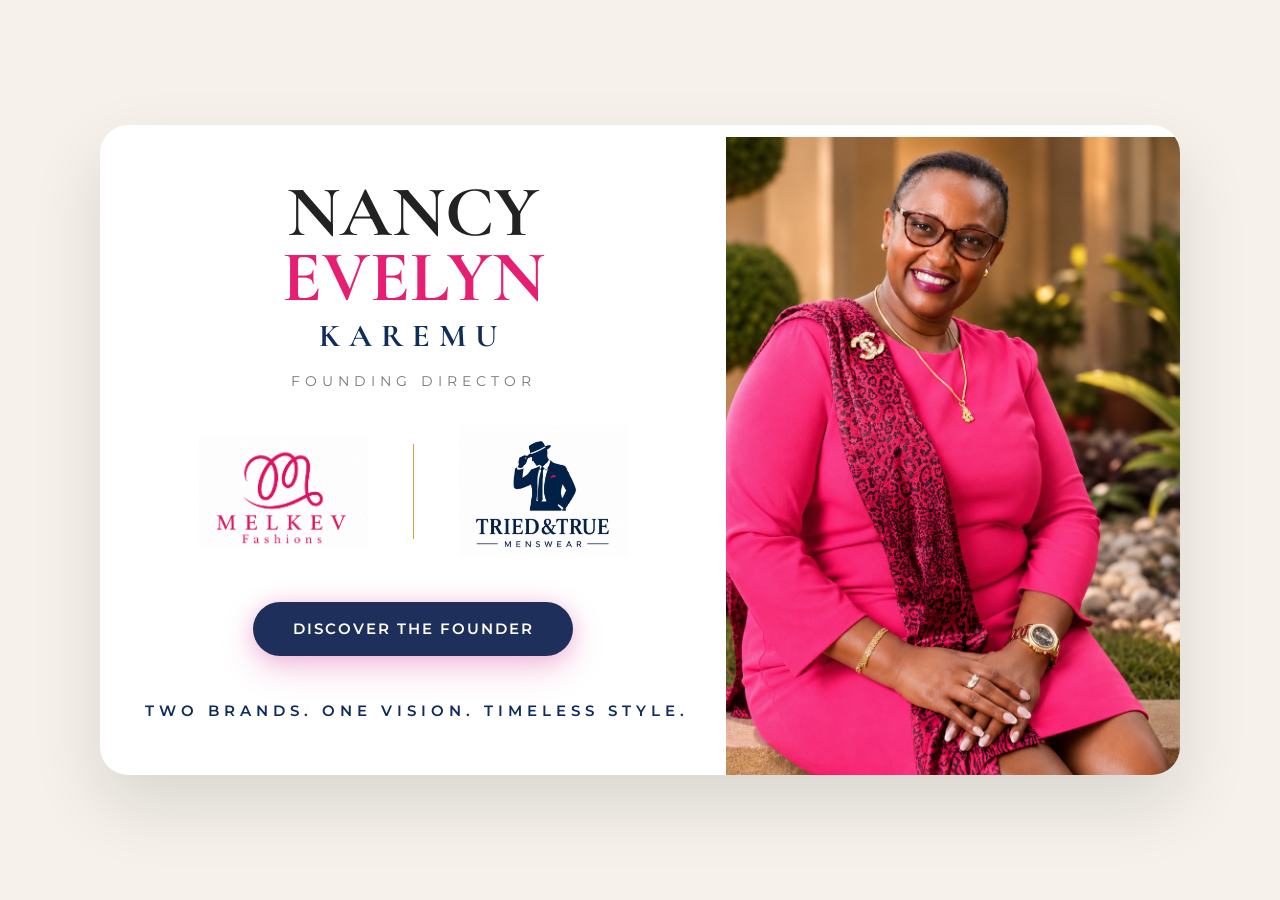
<file: index.html>
<!DOCTYPE html>
<html lang="en">

<head>

    <meta charset="UTF-8">

    <meta name="viewport" content="width=device-width, initial-scale=1.0">

    <title>Nancy Evelyn Karemu | Digital Card</title>

    <link rel="preconnect" href="https://fonts.googleapis.com">

    <link rel="preconnect" href="https://fonts.gstatic.com" crossorigin>

    <link href="https://fonts.googleapis.com/css2?family=Cormorant+Garamond:wght@400;500;600;700&family=Montserrat:wght@300;400;500;600&display=swap" rel="stylesheet">

    <link rel="stylesheet" href="css/variables.css">

    <link rel="stylesheet" href="css/style.css">

    <link rel="stylesheet" href="css/responsive.css">

</head>

<body>

<main class="page">

<section class="card">

<div class="card-left">

    <div class="hero">

    <h1>

        <span class="first-name">NANCY</span>

        <span class="middle-name">EVELYN</span>

        <span class="last-name">KAREMU</span>

    </h1>

    <p class="title">

        FOUNDING DIRECTOR

    </p>

</div>

<div class="brands">

    <div class="brand">
        <img src="assets/images/melkev-logo.png" alt="Melkev Fashions">
    </div>

    <div class="divider"></div>

    <div class="brand">
        <img src="assets/images/triedtrue-logo.png" alt="Tried & True Menswear">
    </div>

</div>

<div class="founder-cta">

    <a href="profile.html" class="founder-button">
        Discover The Founder
    </a>

</div>

<div class="tagline">
    <p>
        TWO BRANDS. ONE VISION. TIMELESS STYLE.
    </p>
</div>

</div>

<div class="card-right">
    <img
    src="assets/images/nancy.png"
    alt="Nancy Evelyn Karemu"
    class="nancy-image">

</div>

</section>

</main>

<script src="js/script.js"></script>

</body>

</html>
</file>
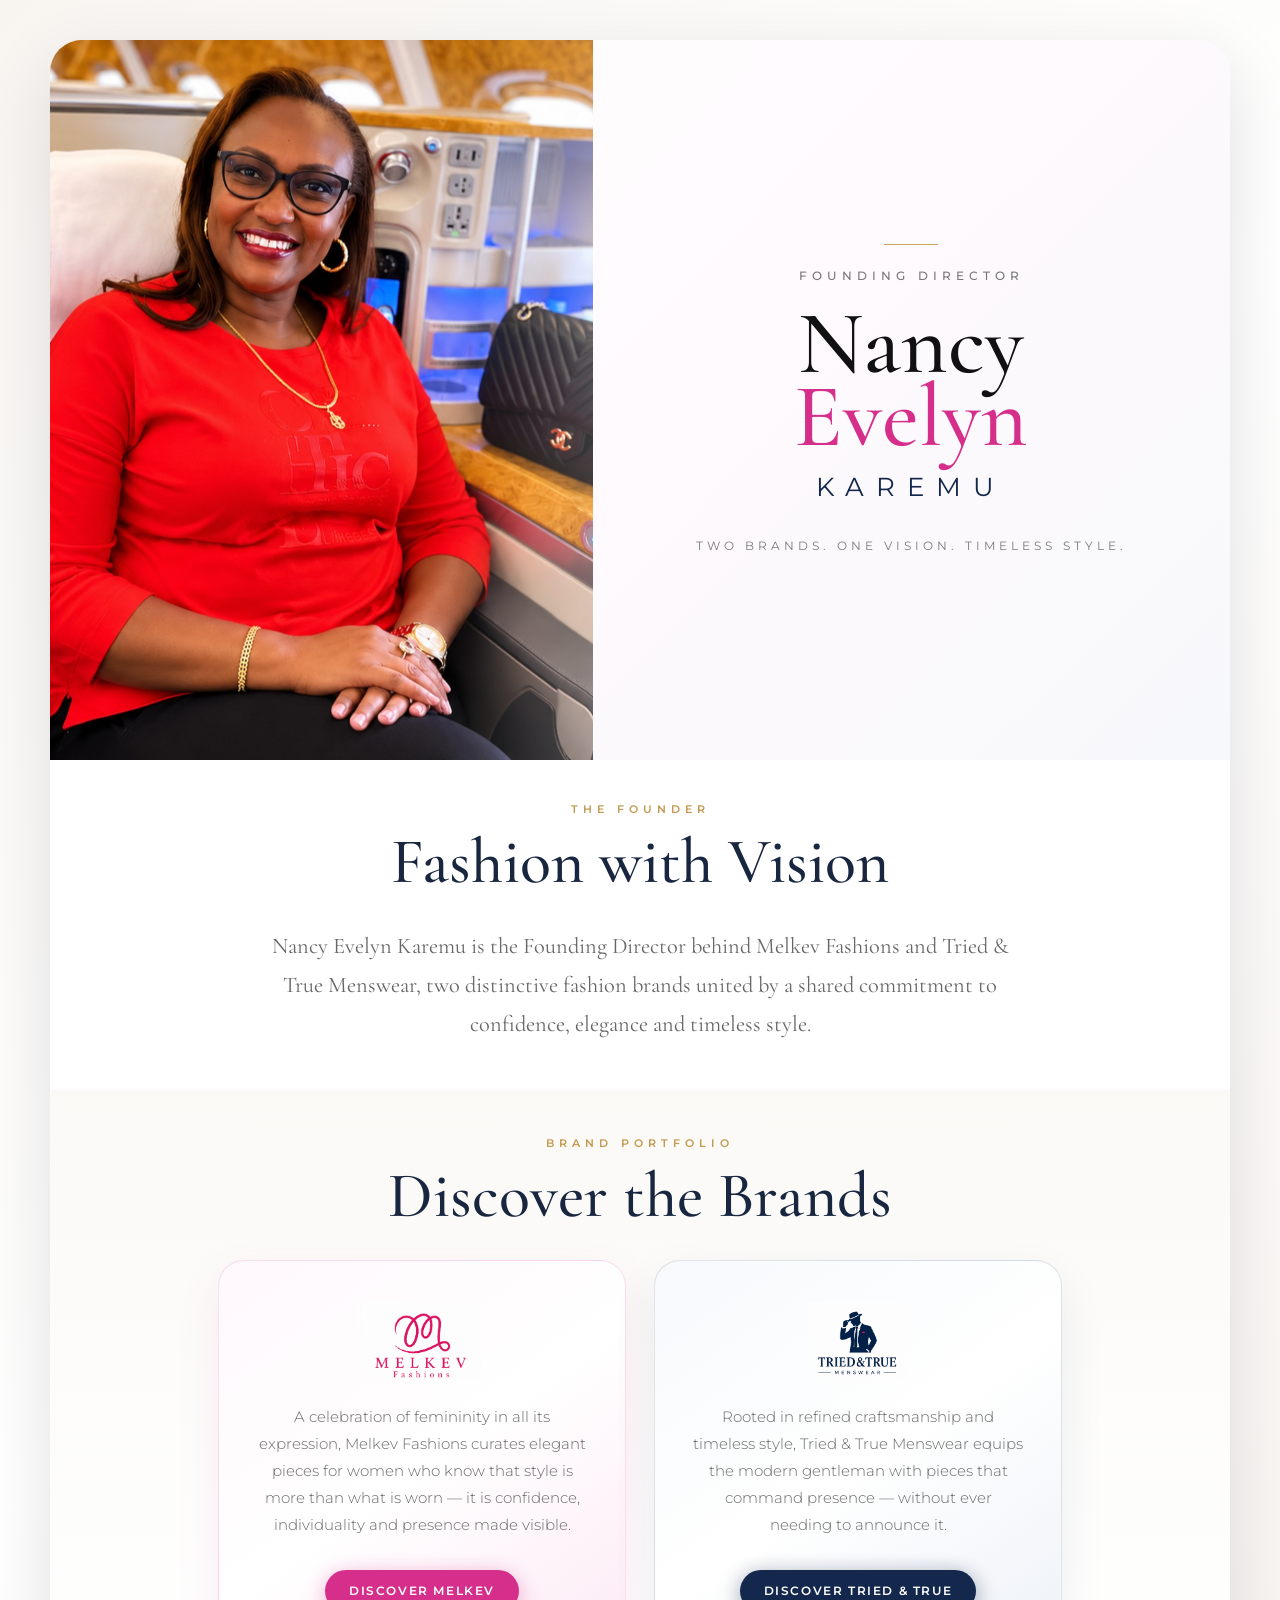
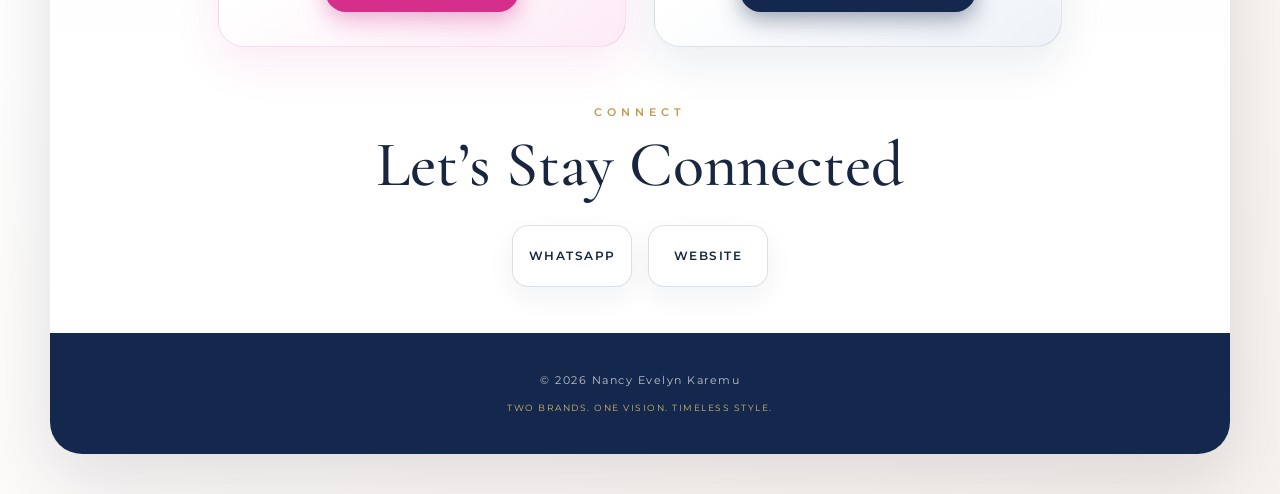
<file: profile.html>
<!DOCTYPE html>
<html lang="en">
<head>

    <!-- =========================================
         BASIC META
    ========================================== -->
    <meta charset="UTF-8">

    <meta
        name="viewport"
        content="width=device-width, initial-scale=1.0"
    >

    <meta
        name="description"
        content="Connect with Nancy Evelyn Karemu, Founding Director of Melkev Fashions and Tried & True Menswear."
    >

    <title>Nancy Evelyn Karemu | Digital Profile</title>


    <!-- =========================================
         STYLESHEETS
    ========================================== -->
    <link rel="stylesheet" href="css/variables.css">
    <link rel="stylesheet" href="css/profile.css">
    <link rel="stylesheet" href="css/profile-responsive.css">

</head>


<body class="profile-page">


    <!-- =========================================
         PROFILE PAGE
    ========================================== -->
    <main class="profile-wrapper">


        <!-- =====================================
             HERO / FOUNDER INTRODUCTION
        ====================================== -->
        <section class="profile-hero">


            <!-- NANCY PORTRAIT -->
            <div class="profile-portrait">

                <img
                    src="assets/images/nancy-profile.png"
                    alt="Nancy Evelyn Karemu"
                    class="profile-image"
                >

            </div>


            <!-- FOUNDER INTRODUCTION -->
            <div class="profile-intro">

                <p class="profile-eyebrow">
                    Founding Director
                </p>


                <h1 class="profile-name">

                    <span class="name-first">
                        Nancy
                    </span>

                    <span class="name-second">
                        Evelyn
                    </span>

                    <span class="name-last">
                        Karemu
                    </span>

                </h1>


                <p class="profile-tagline">
                    Two Brands. One Vision. Timeless Style.
                </p>

            </div>

        </section>



        <!-- =====================================
             FOUNDER SUMMARY
        ====================================== -->
        <section class="profile-about">


            <div class="section-heading">

                <p class="section-kicker">
                    The Founder
                </p>

                <h2>
                    Fashion with Vision
                </h2>

            </div>


            <p class="profile-summary">

                Nancy Evelyn Karemu is the Founding Director
                behind Melkev Fashions and Tried & True Menswear,
                two distinctive fashion brands united by a shared
                commitment to confidence, elegance and timeless style.

            </p>

        </section>



        <!-- =====================================
             BRAND PORTFOLIO
        ====================================== -->
        <section class="profile-brands">


            <div class="section-heading">

                <p class="section-kicker">
                    Brand Portfolio
                </p>

                <h2>
                    Discover the Brands
                </h2>

            </div>



            <div class="brand-grid">


                <!-- =================================
                     MELKEV FASHIONS
                ================================== -->
                <article class="profile-brand-card melkev-card">


                    <div class="profile-brand-logo">

                        <img
                            src="assets/images/melkev-logo.png"
                            alt="Melkev Fashions"
                        >

                    </div>


                    <p>

                        A celebration of femininity in all its expression, Melkev Fashions
    curates elegant pieces for women who know that style is more than
    what is worn — it is confidence, individuality and presence made visible.

                    </p>


                    <a
    href="https://www.instagram.com/melkev_official?igsh=am82eDhqeDhycWli"
    class="brand-link"
    target="_blank"
    rel="noopener noreferrer"
    aria-label="Discover Melkev Fashions on Instagram"
>
    Discover Melkev
</a>

                </article>



                <!-- =================================
                     TRIED & TRUE MENSWEAR
                ================================== -->
                <article class="profile-brand-card triedtrue-card">


                    <div class="profile-brand-logo">

                        <img
                            src="assets/images/triedtrue-logo.png"
                            alt="Tried and True Menswear"
                        >

                    </div>


                    <p>

                        Rooted in refined craftsmanship and timeless style, Tried & True
    Menswear equips the modern gentleman with pieces that command
    presence — without ever needing to announce it.

                    </p>


                   <a
    href="https://www.instagram.com/tried_true_mens_wear?igsh=YjN1NjVhNWlxMzRu"
    class="brand-link"
    target="_blank"
    rel="noopener noreferrer"
    aria-label="Discover Tried and True Menswear"
>
    Discover Tried &amp; True
</a>


                </article>


            </div>

        </section>



        <!-- =====================================
             CONNECT / CONTACT
        ====================================== -->
        <section class="profile-connect">


            <div class="section-heading">

                <p class="section-kicker">
                    Connect
                </p>

                <h2>
                    Let’s Stay Connected
                </h2>

            </div>



            <div class="contact-links">


                <!-- =================================
                     WHATSAPP
                ================================== -->
                <a
                    href="https://wa.me/254722328826"
                    class="contact-link"
                    target="_blank"
                    rel="noopener noreferrer"
                    aria-label="Connect with Nancy Evelyn Karemu on WhatsApp"
                >
                    WhatsApp
                </a>

                <!-- =================================
                     WEBSITE
                ================================== -->
                <a
                    href="https://melkevfashions.com/"
                    class="contact-link"
                    target="_blank"
                    rel="noopener noreferrer"
                    aria-label="Visit Melkev Fashions website"
                >
                    Website
                </a>


            </div>

        </section>



        <!-- =====================================
             FOOTER
        ====================================== -->
        <footer class="profile-footer">


            <p>
                © 2026 Nancy Evelyn Karemu
            </p>


            <p class="footer-signature">
                Two Brands. One Vision. Timeless Style.
            </p>


        </footer>


    </main>


</body>
</html>
</file>
<file: css/variables.css>
:root{

    --white:#ffffff;

    --background:#f6f2eb;

    --pink:#e61f72;

    --navy:#0f2c5c;

    --gold:#d7a23b;

    --black:#222222;

    --shadow:0 30px 70px rgba(0,0,0,.12);

    --radius:28px;

}
</file>
<file: css/style.css>
/*=====================================
            RESET
=====================================*/

*{

    margin:0;

    padding:0;

    box-sizing:border-box;

}

img{

    display:block;

    max-width:100%;

}

/*=====================================
             PAGE
=====================================*/

body{

    background:var(--background);

    font-family:'Montserrat',sans-serif;

}

.page{

    height:100vh;

    display:flex;

    justify-content:center;

    align-items:center;

    padding:18px;

    overflow:hidden;

}

/*=====================================
             CARD
=====================================*/

.card{

    width:100%;

    max-width:1080px;

    height:650px;

    background:var(--white);

    border-radius:var(--radius);

    overflow:hidden;

    box-shadow:var(--shadow);

}

/*=====================================
          CARD LAYOUT
=====================================*/

.card{

    display:grid;

    grid-template-columns:58% 42%;

}

.card-left{

    padding:45px;

    display:flex;

    flex-direction:column;

}

.card-right{

    display:flex;

    justify-content:center;

    align-items:flex-end;

    padding-top:12px;

    overflow:hidden;

    background:var(--white);

}

/*=====================================
              HERO
=====================================*/

.hero{

    text-align:center;

    margin-top:10px;

}

.hero h1{

    font-family:'Cormorant Garamond',serif;

    line-height:.9;

}

.first-name{

    display:block;

    font-size:72px;

    color:var(--black);

}

.middle-name{

    display:block;

    font-size:72px;

    color:var(--pink);

}

.last-name{

    display:block;

    margin-top:12px;

    font-size:32px;

    letter-spacing:9px;

    color:var(--navy);

}

.title{

    margin-top:22px;

    font-size:14px;

    letter-spacing:5px;

    color:#777;

}

/*=====================================
        NANCY PORTRAIT
=====================================*/

.nancy-image{

    width:100%;
    height:100%;
    object-fit:cover;

    object-position:40% 30%;

}

/*=====================================
            BRANDS
=====================================*/

.brands{

    margin-top:35px;

    display:flex;

    justify-content:center;

    align-items:center;

    gap:45px;

}

.brand{

    width:170px;

}

.brand img{

    width:100%;

    display:block;

}

.divider{

    width:1px;

    height:95px;

    background:var(--gold);

}

/*==================================================
|  FOUNDER CTA
==================================================*/

.founder-cta{
    display:flex;
    justify-content:center;
    margin:45px 0 35px;
}

.founder-button{

    display:inline-flex;
    justify-content:center;
    align-items:center;

    width:100%;
    max-width:320px;

    padding:18px 36px;

    background:#1F2F5C;
    color:#FFFFFF;

    border-radius:50px;

    text-decoration:none;

    font-family:'Montserrat', sans-serif;
    font-size:.92rem;
    font-weight:600;

    letter-spacing:2px;
    text-transform:uppercase;

    transition:all .35s ease;

    /* Soft pink luxury glow */
    box-shadow:
        0 0 18px rgba(214, 55, 142, .18),
        0 12px 32px rgba(214, 55, 142, .28);
}

.founder-button:hover{

    transform:translateY(-3px);

    box-shadow:
        0 0 24px rgba(214,55,142,.25),
        0 16px 40px rgba(214,55,142,.35);
}

/*=====================================
             TAGLINE
=====================================*/

.tagline{

    margin-top:10px;

    text-align:center;

}

.tagline p {
    font-size: 15px;
    font-weight: 600;
    letter-spacing: 5px;
    color: var(--navy);
    text-transform: uppercase;

    white-space: nowrap;
    width: max-content;
    max-width: none;

    margin-left: auto;
    margin-right: auto;
}
</file>
<file: css/responsive.css>
/* ==========================================================
   NANCY EVELYN DIGITAL CARD
   FINAL RESPONSIVE STYLESHEET

   Covers:
   - Tablets
   - Android phones
   - iPhones
   - Small mobile screens
   - Landscape mobile screens
========================================================== */


/* ==========================================================
   TABLET + MOBILE
   1024px AND BELOW
========================================================== */

@media (max-width: 1024px) {

    /* ------------------------------------------------------
       VIEWPORT / PAGE
    ------------------------------------------------------ */

    html,
    body {
        width: 100%;
        min-height: 100%;
        margin: 0;
        padding: 0;

        overflow-x: hidden;
    }

    .page {
        width: 100%;
        min-height: 100dvh;

        margin: 0;
        padding: 16px;

        display: flex;
        justify-content: center;
        align-items: flex-start;

        box-sizing: border-box;

        overflow-x: hidden;
    }


    /* ------------------------------------------------------
       DIGITAL CARD
       Portrait first, content second
    ------------------------------------------------------ */

    .card {
        width: 100%;
        max-width: 620px;

        height: auto;
        min-height: 0;

        margin: 0 auto;

        display: flex;
        flex-direction: column;

        background: var(--white);

        border-radius: 28px;

        overflow: hidden;

        box-shadow: var(--shadow);

        box-sizing: border-box;
    }


    /* ------------------------------------------------------
       PORTRAIT SECTION
    ------------------------------------------------------ */

    .card-right {

    order: 1;

    width: 100%;
    min-height: 360px;

    padding: 20px 20px 10px;

    display: flex;
    justify-content: center;
    align-items: center;

    background: var(--white);

    overflow: visible;

    box-sizing: border-box;
}

    .nancy-image {
        width: 100%;
        height: auto;

        display: block;

        object-fit: cover;
        object-position: center center;

        border-radius: 22px;

        overflow: hidden;
    }


    /* ------------------------------------------------------
       CONTENT SECTION
    ------------------------------------------------------ */

    .card-left {
        order: 2;

        width: 100%;
        max-width: 100%;

        height: auto;
        min-height: 0;

        padding: 22px 22px 16px;

        display: flex;
        flex-direction: column;
        align-items: center;

        box-sizing: border-box;

        overflow: visible;

        text-align: center;
    }

    .card-left > * {
        width: 100%;
        max-width: 100%;

        margin-left: auto;
        margin-right: auto;

        box-sizing: border-box;
    }


    /* ------------------------------------------------------
       HERO / NAME
    ------------------------------------------------------ */

    .hero {
        width: 100%;

        margin: 0 auto;
        padding: 0;

        display: flex;
        flex-direction: column;
        align-items: center;

        text-align: center;

        box-sizing: border-box;
    }

    .hero h1,
    h1 {
        width: 100%;
        max-width: 100%;

        margin: 0 auto;
        padding: 0;

        font-size: clamp(2rem, 6.5vw, 3.4rem);
        line-height: 0.94;

        text-align: center;

        box-sizing: border-box;
    }

    .first-name,
    .middle-name,
    .last-name {
        display: block;

        width: 100%;

        margin-left: auto;
        margin-right: auto;

        text-align: center;

        box-sizing: border-box;
    }


    /* ------------------------------------------------------
       FOUNDING DIRECTOR
    ------------------------------------------------------ */

    .title {
        margin: 14px auto 0;
        padding: 0;

        font-size: clamp(0.68rem, 1.8vw, 0.82rem);
        line-height: 1.2;

        letter-spacing: 3px;

        text-align: center;

        white-space: nowrap;
    }


    /* ------------------------------------------------------
       BRAND LOGOS
    ------------------------------------------------------ */

    .brands {
        width: 100%;

        margin: 26px auto 0;
        padding: 0;

        display: flex;
        justify-content: center;
        align-items: center;

        gap: 22px;

        box-sizing: border-box;
    }

    .brand {
        flex: 1 1 0;
        min-width: 0;

        display: flex;
        justify-content: center;
        align-items: center;

        text-align: center;
    }

    .brand img {
        width: auto;
        height: auto;

        max-width: 105px;
        max-height: 68px;

        display: block;

        object-fit: contain;
    }

    .divider {
        width: 1px;
        height: 52px;

        flex-shrink: 0;

        margin: 0;

        background: var(--gold);
    }


/*=========================================
        FOUNDER CTA
=========================================*/

.founder-cta{
    margin:35px 0 12px;
}

.founder-button{

    display:inline-flex;
    justify-content:center;
    align-items:center;

    width:100%;
    max-width:300px;

    padding:16px 20px;

    background:linear-gradient(135deg,#1b2d63,#22356f);
    color:#ffffff;

    text-decoration:none;

    border-radius:999px;

    font-size:.82rem;
    font-weight:600;
    letter-spacing:1.5px;
    text-transform:uppercase;

    box-shadow:0 12px 28px rgba(236, 71, 150, .28);
}

.tagline{
    margin-top:18px;
}

.tagline p{

    font-size:.8rem;

    letter-spacing:4px;

    line-height:1.8;

    padding:0 15px;

    text-align:center;
}x


    /* ------------------------------------------------------
       TAGLINE
    ------------------------------------------------------ */

    .tagline {
        width: 100%;

        margin: 28px auto 0;
        padding: 0 4px 4px;

        display: flex;
        justify-content: center;
        align-items: center;

        text-align: center;

        visibility: visible;
        opacity: 1;

        overflow: visible;

        box-sizing: border-box;
    }

    .tagline p {
        width: 100%;
        max-width: 100%;

        margin: 0 auto;
        padding: 0;

        font-size: clamp(0.58rem, 1.7vw, 0.76rem);
        line-height: 1.2;

        letter-spacing: clamp(1.8px, 0.45vw, 3px);

        text-align: center;

        white-space: nowrap;

        visibility: visible;
        opacity: 1;

        box-sizing: border-box;
    }
}


/* ==========================================================
   MOBILE
   480px AND BELOW
========================================================== */

@media (max-width: 480px) {

    /* ------------------------------------------------------
       VIEWPORT / PAGE
    ------------------------------------------------------ */

    html,
    body {
        width: 100%;
        min-height: 100%;
        margin: 0;
        padding: 0;

        overflow-x: hidden;
    }

    .page {
        width: 100%;
        min-height: 100dvh;

        margin: 0;
        padding: 10px;

        display: flex;
        justify-content: center;
        align-items: flex-start;

        box-sizing: border-box;

        overflow-x: hidden;
    }


    /* ------------------------------------------------------
       DIGITAL CARD
       Compact enough for one-glance presentation
    ------------------------------------------------------ */

    .card {
        width: 100%;
        max-width: 100%;

        height: auto;
        min-height: 0;

        margin: 0 auto;

        display: flex;
        flex-direction: column;

        background: var(--white);

        border-radius: 26px;

        overflow: hidden;

        box-shadow: var(--shadow);

        box-sizing: border-box;

        transform: scale(0.90);

        transform-origin: center center;
    }


    /* ------------------------------------------------------
       PORTRAIT
       Reduced from previous oversized version
       Rounded on all four corners
    ------------------------------------------------------ */

    .card-right {
        order: 1;

        width: 100%;
        height: clamp(240px, 36vh, 330px);

        margin: 0;
        padding: 12px 12px 0;

        display: flex;
        justify-content: center;
        align-items: center;

        box-sizing: border-box;

        background: var(--white);

        overflow: visible;
    }

    .nancy-image {
        width: 100%;
        height: 100%;

        display: block;

        object-fit: cover;
        object-position: center 34%;

        border-radius: 20px;

        overflow: hidden;
    }


    /* ------------------------------------------------------
       CONTENT AREA
       More breathing room without cramping
    ------------------------------------------------------ */

    .card-left {
        order: 2;

        width: 100%;
        max-width: 100%;

        height: auto;
        min-height: 0;

        margin: 0;
        padding: 18px 16px 12px;

        display: flex;
        flex-direction: column;
        align-items: center;

        box-sizing: border-box;

        overflow: visible;

        text-align: center;
    }

    .card-left > * {
        width: 100%;
        max-width: 100%;

        margin-left: auto;
        margin-right: auto;

        box-sizing: border-box;
    }


    /* ------------------------------------------------------
       NAME
       NANCY + EVELYN reduced significantly
       Closer to KAREMU scale
    ------------------------------------------------------ */

    .hero {
        width: 100%;

        margin: 0 auto;
        padding: 0;

        display: flex;
        flex-direction: column;
        align-items: center;

        text-align: center;

        box-sizing: border-box;
    }

    .hero h1,
    h1 {
        width: 100%;
        max-width: 100%;

        margin: 0 auto;
        padding: 0;

        font-size: clamp(1.15rem, 5vw, 1.65rem);
        line-height: 1.05;

        text-align: center;

        box-sizing: border-box;
    }

    .first-name,
.middle-name,
.last-name {
    display: block;

    width: 100%;

    margin-left: auto;
    margin-right: auto;

    text-align: center;

    box-sizing: border-box;
}

/* Reduce NANCY and EVELYN only */
.first-name,
.middle-name {
    font-size: 2.5em;
    line-height: 0.95;
}

/* Keep KAREMU at its current size */
.last-name {
    font-size: 1.15em;
    line-height: 0.65;
}


    /* ------------------------------------------------------
       FOUNDING DIRECTOR
       Enlarged and readable
    ------------------------------------------------------ */

    .title {
        margin: 12px auto 0;
        padding: 0;

        font-size: 1.95rem;
        line-height: 1.25;

        letter-spacing: 3px;

        text-align: center;

        white-space: nowrap;
    }


    /* ------------------------------------------------------
       BRAND LOGOS
       Enlarged from earlier mobile version
    ------------------------------------------------------ */

    .brands {
        width: 100%;

        margin: 24px auto 0;
        padding: 0 4px;

        display: flex;
        justify-content: center;
        align-items: center;

        gap: 18px;

        box-sizing: border-box;
    }

    .brand {
        flex: 1 1 0;
        min-width: 0;

        display: flex;
        justify-content: center;
        align-items: center;

        text-align: center;
    }

    .brand img {
        width: auto;
        height: auto;

        max-width: 96px;
        max-height: 62px;

        display: block;

        object-fit: contain;
    }

    .divider {
        width: 1px;
        height: 58px;

        flex-shrink: 0;

        margin: 0;

        background: var(--gold);
    }


    /* ------------------------------------------------------
       SCAN TO CONNECT + QR
       Space restored between logos and scan section
    ------------------------------------------------------ */

    .scan-section {
        width: 100%;

        margin: 26px auto 0;
        padding: 0;

        display: flex;
        flex-direction: column;
        align-items: center;
        justify-content: center;

        text-align: center;

        box-sizing: border-box;
    }

    .scan-section h3 {
        margin: 0 0 10px;
        padding: 0;

        font-size: clamp(0.92rem, 4vw, 1.08rem);
        line-height: 1.2;

        text-align: center;
    }

    .qr-image {
        width: 58px;
        height: auto;

        display: block;

        margin: 0 auto;

        object-fit: contain;
    }


    /* ------------------------------------------------------
       TAGLINE
       Forced visible
       Enlarged from near-invisible version
    ------------------------------------------------------ */

    .tagline {
        width: 100%;

        margin: 0px auto 0;
        padding: 0 0 6px;

        display: flex;
        justify-content: center;
        align-items: center;

        text-align: center;

        visibility: visible;
        opacity: 1;

        overflow: visible;

        box-sizing: border-box;
    }

    .tagline p {
        width: 100%;
        max-width: 100%;

        margin: 0 auto;
        padding: 0;

        display: block;

        font-size: 2.0rem;
        line-height: 1.9;

        letter-spacing: 2px;

        text-align: center;

        white-space: nowrap;

        visibility: visible;
        opacity: 1;

        box-sizing: border-box;
    }
}


/* ==========================================================
   VERY SMALL MOBILE
   380px AND BELOW
========================================================== */

@media (max-width: 380px) {

    .page {
        padding: 8px;
    }

    .card {
        border-radius: 22px;
    }

    .card-right {
        height: clamp(270px, 44vh, 360px);

        padding: 10px 10px 0;
    }

    .nancy-image {
    border-radius: 18px;

    object-position: center 20%;
}

    .card-left {
        padding: 16px 12px 10px;
    }

    .hero h1,
    h1 {
        font-size: clamp(1.4rem, 6.8vw, 1.9rem);
        line-height: 1;
    }

    .title {
        margin-top: 10px;

        font-size: 0.66rem;
        letter-spacing: 2.4px;
    }

    .brands {
        margin-top: 20px;

        gap: 14px;
    }

    .brand img {
        max-width: 84px;
        max-height: 56px;
    }

    .divider {
        height: 42px;
    }

    .scan-section {
        margin-top: 22px;
    }

    .scan-section h3 {
        font-size: 0.9rem;
    }

    .qr-image {
        width: 54px;
    }

    .tagline {
        margin-top: 20px;
        padding-bottom: 5px;
    }

    .tagline p {
        font-size: 0.54rem;
        letter-spacing: 1.5px;
    }
}


/* ==========================================================
   MOBILE LANDSCAPE
========================================================== */

@media (max-width: 900px) and (orientation: landscape) {

    .page {
        padding: 12px;
    }

    .card {
        max-width: 760px;
    }

    .card-right {
        height: clamp(280px, 70vh, 430px);
    }

   .nancy-image {
    object-position: center 18%;
}
}
</file>
<file: css/profile.css>
/*==================================================
    NANCY EVELYN KAREMU
    DIGITAL PROFILE PAGE
==================================================*/


/*==================================================
    GOOGLE FONTS
==================================================*/

@import url('https://fonts.googleapis.com/css2?family=Cormorant+Garamond:wght@400;500;600&family=Montserrat:wght@300;400;500;600&display=swap');


/*==================================================
    PROFILE PAGE BASE
==================================================*/

.profile-page {
    margin: 0;

    background:
        linear-gradient(
            135deg,
            #f8f5f1 0%,
            #ffffff 45%,
            #f6f1ed 100%
        );

    color: #1f1f1f;

    font-family: 'Montserrat', sans-serif;
}


.profile-page *,
.profile-page *::before,
.profile-page *::after {
    box-sizing: border-box;
}


/*==================================================
    MAIN PROFILE WRAPPER
==================================================*/

.profile-wrapper {
    width: min(1180px, calc(100% - 48px));

    margin: 40px auto;

    background: #ffffff;

    border-radius: 32px;

    overflow: hidden;

    box-shadow:
        0 24px 70px rgba(15, 20, 35, 0.12);
}


/*==================================================
    HERO SECTION
==================================================*/

.profile-hero {
    height: min(720px, calc(100vh - 40px));
    min-height: 560px;

    display: grid;

    grid-template-columns:
        minmax(0, 46%)
        minmax(0, 54%);

    background:
        linear-gradient(
            135deg,
            #ffffff 0%,
            #fffafd 48%,
            #f7f8fb 100%
        );

    overflow: hidden;
}


/*==================================================
    HERO PORTRAIT
==================================================*/

.profile-portrait {
    position: relative;

    min-width: 0;

    overflow: hidden;

    background: #f6f2ef;
}


.profile-portrait::after {
    content: "";

    position: absolute;

    inset: 0;

    pointer-events: none;

    background:
        linear-gradient(
            90deg,
            transparent 72%,
            rgba(255, 255, 255, 0.22) 100%
        );
}


.profile-image {
    width: 100%;
    height: 100%;

    display: block;

    object-fit: cover;

    object-position: center top;
}


/*==================================================
    HERO INTRODUCTION
==================================================*/

.profile-intro {
    position: relative;

    min-width: 0;

    padding: 42px 52px;

    display: flex;

    flex-direction: column;

    justify-content: center;

    align-items: center;

    text-align: center;
}


/* Decorative gold line */

.profile-intro::before {
    content: "";

    width: 54px;
    height: 1px;

    margin-bottom: 24px;

    background: #c8a45d;
}


/*==================================================
    FOUNDING DIRECTOR EYEBROW
==================================================*/

.profile-eyebrow {
    margin: 0 0 24px;

    color: #777777;

    font-size: 0.72rem;

    font-weight: 500;

    letter-spacing: 5px;

    text-transform: uppercase;
}


/*==================================================
    PROFILE NAME
==================================================*/

.profile-name {
    margin: 0;

    font-family:
        'Cormorant Garamond',
        serif;

    font-weight: 500;

    line-height: 0.82;
}


.profile-name span {
    display: block;
}


.profile-name .name-first {
    color: #111111;

    font-size: clamp(
        4.6rem,
        7vw,
        7.4rem
    );
}


.profile-name .name-second {
    color: #d62f8b;

    font-size: clamp(
        4.6rem,
        7vw,
        7.4rem
    );
}


.profile-name .name-last {
    margin-top: 22px;

    color: #13284c;

    font-family:
        'Montserrat',
        sans-serif;

    font-size: clamp(
        1.2rem,
        2vw,
        1.8rem
    );

    font-weight: 400;

    letter-spacing: 12px;

    text-transform: uppercase;
}


/*==================================================
    HERO TAGLINE
==================================================*/

.profile-tagline {
    max-width: 520px;

    margin: 38px auto 0;

    color: #7b7b7b;

    font-size: 0.76rem;

    font-weight: 400;

    line-height: 1.8;

    letter-spacing: 4px;

    text-transform: uppercase;
}


/*==================================================
    SHARED SECTION STRUCTURE
==================================================*/

.profile-about,
.profile-brands,
.profile-connect {
    padding-left: clamp(32px, 7vw, 92px);
    padding-right: clamp(32px, 7vw, 92px);
}


/* Founder section */

.profile-about {
    min-height: auto;

    padding:
        42px
        clamp(32px, 7vw, 92px)
        46px;

    display: flex;
    flex-direction: column;
    justify-content: center;

    background: #ffffff;
}

/* Brand portfolio section */

.profile-brands {
    min-height: auto;

    padding:
        46px
        clamp(32px, 7vw, 92px)
        28px;

    display: flex;
    flex-direction: column;
    justify-content: center;

    background:
        linear-gradient(
            180deg,
            #faf9f6 0%,
            #ffffff 100%
        );
}

/* Connect section */

.profile-connect {
    min-height: auto;

    padding:
        30px
        clamp(32px, 7vw, 92px)
        46px;

    display: flex;
    flex-direction: column;
    justify-content: center;

    background: #ffffff;
    text-align: center;
}

/* Connect section heading */
.profile-connect .section-heading {
    margin-bottom: 28px;
}

/* Connect buttons — centered as one compact group */
.profile-connect .contact-links {
    display: flex;
    flex-direction: row;
    justify-content: center;
    align-items: center;

    gap: 16px;

    width: 100%;
    max-width: 100%;

    margin: 0 auto;
    padding: 0;
}

.profile-connect .contact-links .contact-link {
    width: 120px;
    min-width: 120px;
    flex: 0 0 120px;

    display: flex;
    justify-content: center;
    align-items: center;

    margin: 0;
}

/*==================================================
    SHARED SECTION HEADINGS
==================================================*/

.section-heading {
    max-width: 760px;

    margin: 0 auto 32px;

    text-align: center;
}


.section-kicker {
    margin: 0 0 14px;

    color: #c49a52;

    font-size: 0.7rem;

    font-weight: 600;

    letter-spacing: 5px;

    text-transform: uppercase;
}


.section-heading h2 {
    margin: 0;

    color: #182640;

    font-family:
        'Cormorant Garamond',
        serif;

    font-size: clamp(
        2.7rem,
        5vw,
        4.5rem
    );

    font-weight: 500;

    line-height: 1;
}


/*==================================================
    FOUNDER SUMMARY
==================================================*/

.profile-summary {
    max-width: 740px;

    margin: 0 auto;

    color: #666666;

    font-family:
        'Cormorant Garamond',
        serif;

    font-size: 1.4rem;

    font-weight: 400;

    line-height: 1.75;

    text-align: center;
}


/*==================================================
    BRAND GRID
==================================================*/

.brand-grid {
    max-width: 980px;

    margin: 0 auto;

    display: grid;

    grid-template-columns:
        repeat(2, minmax(0, 1fr));

    gap: 28px;
}


/*==================================================
    BRAND CARDS
==================================================*/

.profile-brand-card {
    position: relative;

    min-height: 360px;

    padding: 38px 38px 34px;

    border-radius: 26px;

    display: flex;

    flex-direction: column;

    justify-content: center;

    align-items: center;

    text-align: center;

    overflow: hidden;

    transition:
        transform 0.35s ease,
        box-shadow 0.35s ease;
}


.profile-brand-card:hover {
    transform: translateY(-6px);
}


/*==================================================
    MELKEV CARD
==================================================*/

.melkev-card {
    background:
        linear-gradient(
            145deg,
            #fff8fc 0%,
            #ffffff 52%,
            #fdebf5 100%
        );

    border:
        1px solid
        rgba(214, 47, 139, 0.14);

    box-shadow:
        0 18px 45px
        rgba(214, 47, 139, 0.09);
}


.melkev-card:hover {
    box-shadow:
        0 24px 55px
        rgba(214, 47, 139, 0.15);
}


/*==================================================
    TRIED & TRUE CARD
==================================================*/

.triedtrue-card {
    background:
        linear-gradient(
            145deg,
            #f7f9fc 0%,
            #ffffff 52%,
            #eef2f8 100%
        );

    border:
        1px solid
        rgba(19, 40, 76, 0.12);

    box-shadow:
        0 18px 45px
        rgba(19, 40, 76, 0.08);
}


.triedtrue-card:hover {
    box-shadow:
        0 24px 55px
        rgba(19, 40, 76, 0.14);
}


/*==================================================
    BRAND LOGOS
==================================================*/

.profile-brand-logo {
    height: 85px;

    margin-bottom: 20px;

    display: flex;

    justify-content: center;

    align-items: center;
}


.profile-brand-logo img {
    max-width: 190px;
    max-height: 78px;

    display: block;

    object-fit: contain;
}


/*==================================================
    BRAND DESCRIPTIONS
==================================================*/

.profile-brand-card p {
    max-width: 330px;

    margin: 0 auto 30px;

    color: #686868;

    font-size: 0.92rem;

    font-weight: 300;

    line-height: 1.85;
}


/*==================================================
    BRAND LINKS
==================================================*/

.brand-link {
    min-width: 190px;

    padding: 14px 24px;

    border-radius: 999px;

    display: inline-flex;

    justify-content: center;

    align-items: center;

    text-decoration: none;

    font-size: 0.72rem;

    font-weight: 600;

    letter-spacing: 1.6px;

    text-transform: uppercase;

    transition:
        transform 0.3s ease,
        background 0.3s ease,
        color 0.3s ease,
        box-shadow 0.3s ease;
}


.brand-link:hover {
    transform: translateY(-2px);
}


.melkev-card .brand-link {
    color: #ffffff;
    background: #d62f8b;

    box-shadow:
        0 10px 24px rgba(214, 47, 139, 0.28),
        0 0 18px rgba(214, 47, 139, 0.16);
}


.melkev-card .brand-link:hover {
    background: #bd2177;

    box-shadow:
        0 14px 32px rgba(214, 47, 139, 0.40),
        0 0 28px rgba(214, 47, 139, 0.24);
}


.triedtrue-card .brand-link {
    color: #ffffff;
    background: #13284c;

    box-shadow:
        0 10px 24px rgba(19, 40, 76, 0.30),
        0 0 18px rgba(19, 40, 76, 0.18);
}


.triedtrue-card .brand-link:hover {
    background: #0d1d38;

    box-shadow:
        0 14px 32px rgba(19, 40, 76, 0.42),
        0 0 28px rgba(19, 40, 76, 0.26);
}


/*==================================================
    CONNECT SECTION
==================================================*/

.profile-connect {
    text-align: center;
}


/*==================================================
    CONTACT LINKS
==================================================*/

.contact-links{
    display:flex;
    flex-direction:column;
    align-items:center;
    gap:18px;
    width:100%;
}

.contact-link{

    display:flex;
    justify-content:center;
    align-items:center;

    width:90%;
    max-width:320px;
    min-height:62px;

    margin:0 auto;

    padding:16px 20px;

    background:#ffffff;
    color:#182640;

    border:1px solid rgba(19,40,76,.14);
    border-radius:16px;

    text-decoration:none;

    font-size:.72rem;
    font-weight:600;
    letter-spacing:1.5px;
    text-transform:uppercase;

    box-shadow:0 10px 28px rgba(19,40,76,.06);

    box-sizing:border-box;
}


.contact-link:hover {
    transform: translateY(-4px);

    color: #d62f8b;

    border-color:
        rgba(214, 47, 139, 0.35);

    box-shadow:
        0 16px 36px
        rgba(19, 40, 76, 0.1);
}


/*==================================================
    PROFILE FOOTER
==================================================*/

.profile-footer {
    padding: 38px 28px;

    background: #13284c;

    color:
        rgba(255, 255, 255, 0.72);

    text-align: center;
}


.profile-footer p {
    margin: 0;

    font-size: 0.7rem;

    line-height: 1.7;

    letter-spacing: 1.5px;
}


.profile-footer .footer-signature{

    margin-top:10px;

    color:#d7b46a;

    font-size:0.58rem;

    letter-spacing:1.5px;

    text-transform:uppercase;

    white-space:nowrap;
}
</file>
<file: css/profile-responsive.css>
/*=========================================================
    NANCY EVELYN KAREMU
    PROFILE RESPONSIVE STYLESHEET
    Mobile First
=========================================================*/

@media (max-width:768px){

/*=========================================================
    PAGE
=========================================================*/

.profile-page{

    overflow-x:hidden;
}

.profile-wrapper{

    width:100%;

    overflow-x:hidden;
}


/*=========================================================
    HERO
=========================================================*/

.profile-hero{

    display:flex;

    flex-direction:column;

    width:100%;

    height:auto;

    min-height:auto;

    overflow:hidden;

    padding:0 20px 20px;
}


/*=========================================================
    PORTRAIT
=========================================================*/

.profile-portrait{

    width:100%;

    min-width:100%;

    height:auto;

    overflow:hidden;

    border-radius:28px;

    margin: 20px auto 0;
}


.profile-image{

    width:100%;

    height: 300px;

    display:block;

    object-fit:cover;

    object-position:center top;

    border-radius:28px;
}


/*=========================================================
    INTRODUCTION
=========================================================*/

.profile-intro{

    width:100%;

    padding: 24px 20px 8px;

    display:flex;

    flex-direction:column;

    justify-content:center;

    align-items:center;

    text-align:center;
}


.profile-intro::before{

    margin-bottom:22px;
}


/*=========================================================
    FOUNDING DIRECTOR
=========================================================*/

.profile-eyebrow{

    font-size:.92rem;

    letter-spacing:3px;

    margin-bottom:9px;

    text-align:center;
}


/*=========================================================
    MAIN NAME
=========================================================*/

.profile-intro h1{

    font-size:clamp(3.5rem,10vw,3.4rem);

    line-height:0.95;

    margin-bottom:9px;
}


/*=========================================================
    TAGLINE
=========================================================*/

.profile-tagline{

    font-size:1rem;

    line-height:1.2;

    letter-spacing:0.9px;

    white-space:normal;

    text-align:center;

    margin-bottom:12px;

    margin-top:18px;

    color: #888888;
}


/*=========================================================
    GENERAL SECTIONS
=========================================================*/

section{

    padding:70px 24px;
}


/*=========================================================
    SECTION HEADING
=========================================================*/

.section-heading{

    margin-bottom:40px;

    text-align:center;
}


.section-kicker{

    font-size:.72rem;

    letter-spacing:5px;

    margin-bottom:18px;
}


.section-heading h2{

    font-size:2.8rem;

    line-height:1.15;
}


/*=========================================================
    PARAGRAPHS
=========================================================*/

.profile-wrapper p{

    font-size:1rem;

    line-height:1.7;

    text-align:center;
}


/*=========================================================
    BRAND GRID
=========================================================*/

.brand-grid{

    display:flex;

    flex-direction:column;

    gap:22px;

    align-items:center;
}


/*=========================================================
    BRAND CARD
=========================================================*/

.profile-brand-card{

    width:99%;

    max-width:450px;

    padding:20px 24px;

    border-radius:28px;

    text-align:center;
}


/*=========================================================
    LOGO
=========================================================*/

.profile-brand-logo{

    display:flex;

    justify-content:center;

    margin-bottom:18px;
}


.profile-brand-logo img{

    width:150px;

    height:auto;
}

.profile-brand-card p{

    font-size:1.05rem;

    line-height:1.7;

    text-align:center;

    margin: 0 0 12px;
}


/*=========================================================
    BUTTON
=========================================================*/

.brand-link{

    display:flex;

    justify-content:center;

    align-items:center;

    width:100%;

    max-width:240px;

    margin:5px auto 0;

    padding:12px 10px;

    border-radius:30px;

    text-decoration:none;

    letter-spacing:2px;

    white-space:nowrap;

    font-size:.82rem;
}


/*=========================================
|  CONNECT
=========================================*/

.profile-connect{
    padding:70px 20px 50px;
    text-align:center;
}

.profile-connect .section-heading{
    margin-bottom:40px;
}

.contact-links{
    display:flex;
    flex-direction:column;
    align-items:center;
    gap:16px;
    width:100%;
}

.contact-link{
    display:flex;
    justify-content:center;
    align-items:center;

    width:100%;
    max-width:340px;

    padding:18px 24px;

    border-radius:18px;

    text-decoration:none;

    box-sizing:border-box;
}

/*=========================================================
    FOOTER
=========================================================*/

.profile-footer{

    padding:50px 24px;

    text-align:center;
}

}
</file>
